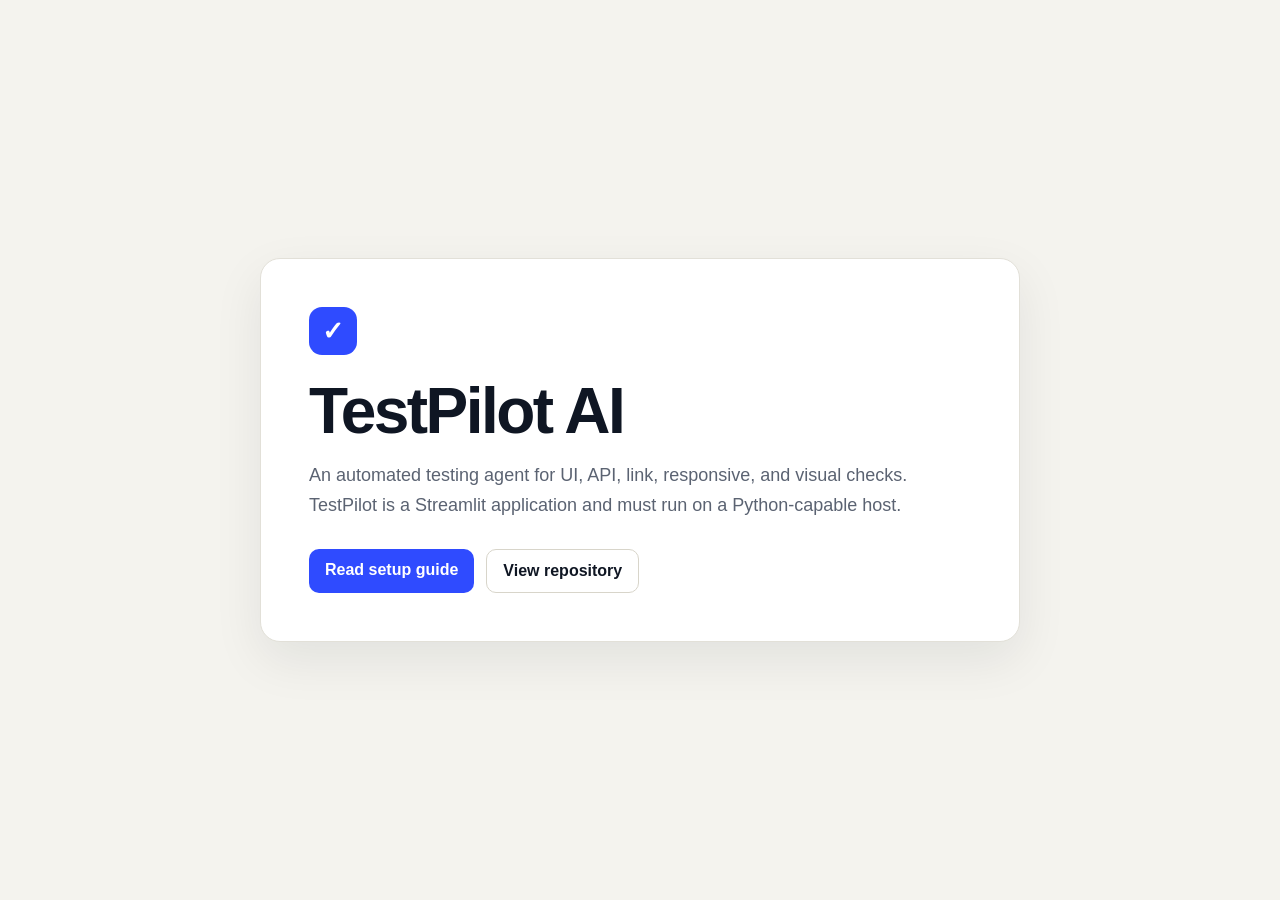
<file: docs/index.html>
<!doctype html>
<html lang="en">
<head>
  <meta charset="utf-8">
  <meta name="viewport" content="width=device-width, initial-scale=1">
  <title>TestPilot AI</title>
  <meta name="description" content="Automated UI, API, and responsive website testing agent.">
  <style>
    :root { color-scheme: light; --ink:#0f1623; --accent:#2f4bff; --canvas:#f4f3ee; --muted:#5b6372; }
    * { box-sizing:border-box; }
    body { margin:0; font-family:Inter, -apple-system, BlinkMacSystemFont, "Segoe UI", sans-serif; background:var(--canvas); color:var(--ink); }
    main { min-height:100vh; display:grid; place-items:center; padding:24px; }
    article { width:min(760px, 100%); background:white; border:1px solid #e2e0d8; border-radius:20px; padding:48px; box-shadow:0 18px 50px rgba(15,22,35,.08); }
    .mark { width:48px; height:48px; display:grid; place-items:center; border-radius:13px; background:var(--accent); color:white; font-size:26px; font-weight:700; }
    h1 { margin:24px 0 10px; font-size:clamp(38px,7vw,64px); line-height:1; letter-spacing:-.04em; }
    p { color:var(--muted); font-size:18px; line-height:1.65; }
    .actions { display:flex; flex-wrap:wrap; gap:12px; margin-top:28px; }
    a { display:inline-block; text-decoration:none; border-radius:10px; padding:12px 16px; font-weight:700; }
    .primary { background:var(--accent); color:white; }
    .secondary { border:1px solid #d8d5ca; color:var(--ink); background:white; }
  </style>
</head>
<body>
  <main>
    <article>
      <div class="mark" aria-hidden="true">&#10003;</div>
      <h1>TestPilot AI</h1>
      <p>An automated testing agent for UI, API, link, responsive, and visual checks. TestPilot is a Streamlit application and must run on a Python-capable host.</p>
      <div class="actions">
        <a class="primary" href="../README.md">Read setup guide</a>
        <a class="secondary" href="../">View repository</a>
      </div>
    </article>
  </main>
</body>
</html>
</file>
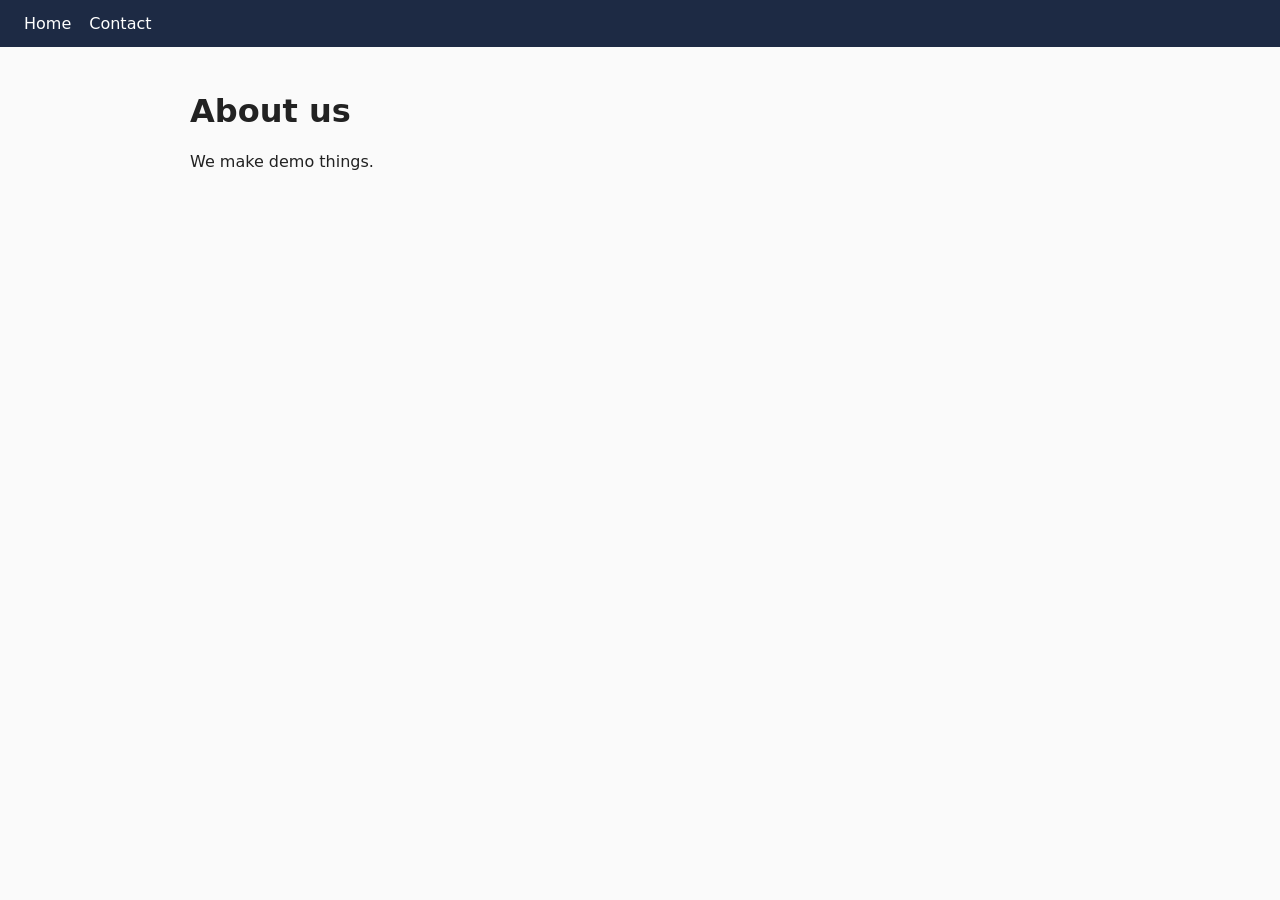
<file: sample_site/about.html>
<!doctype html><html lang="en"><head><meta charset="utf-8"><title>About Acme</title><meta name="viewport" content="width=device-width, initial-scale=1"><link rel="stylesheet" href="style.css"></head>
<body><header><nav><a href="index.html">Home</a><a href="contact.html">Contact</a></nav></header><main><h1>About us</h1><p>We make demo things.</p></main></body></html>
</file>
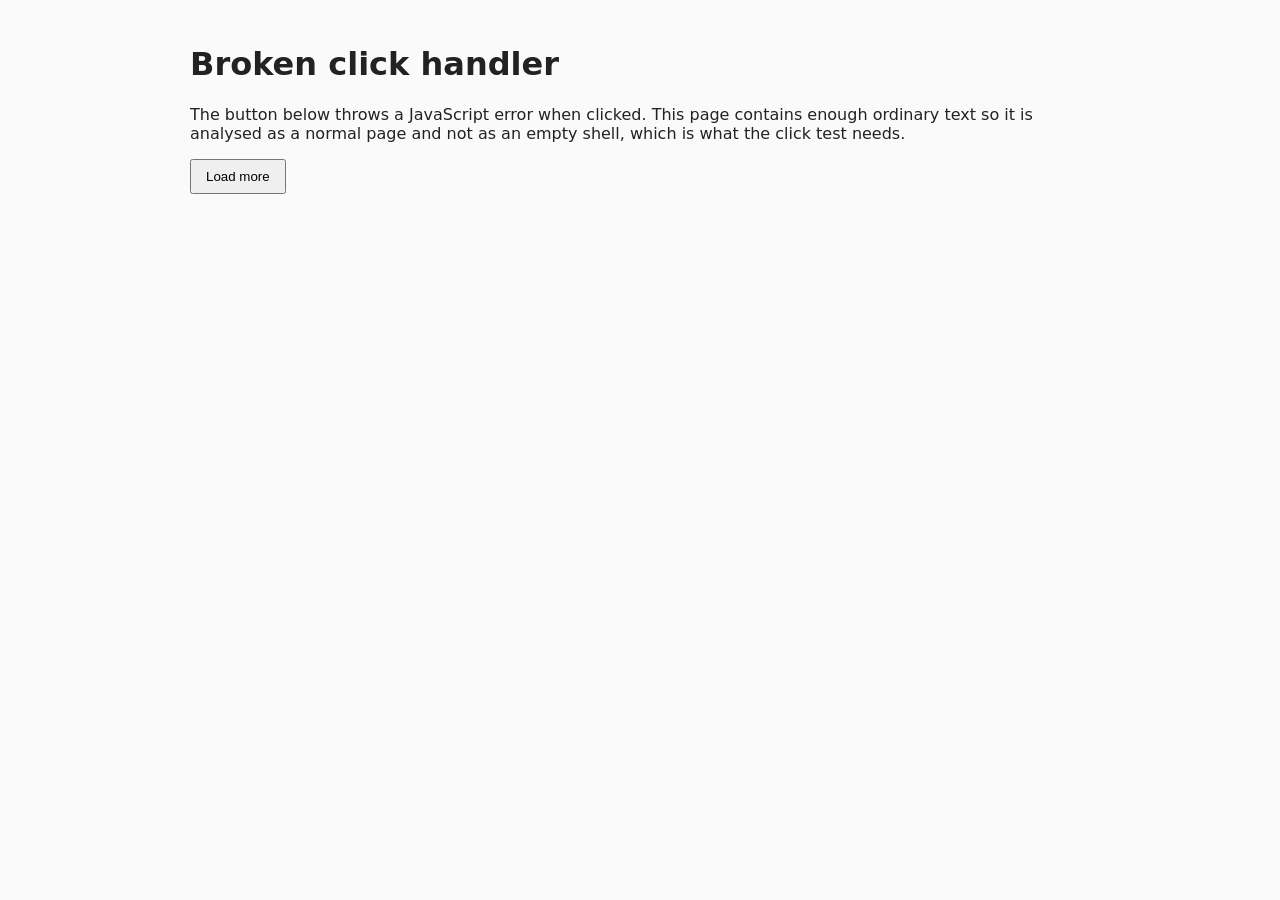
<file: sample_site/clickerror.html>
<!doctype html><html lang="en"><head><meta charset="utf-8"><title>Button that breaks</title><meta name="viewport" content="width=device-width, initial-scale=1"><link rel="stylesheet" href="style.css"></head>
<body><main><h1>Broken click handler</h1><p>The button below throws a JavaScript error when clicked. This page contains enough ordinary text so it is analysed as a normal page and not as an empty shell, which is what the click test needs.</p>
<button type="button" id="boom" onclick="console.error('boom: click handler failed'); throw new Error('boom')">Load more</button></main></body></html>
</file>
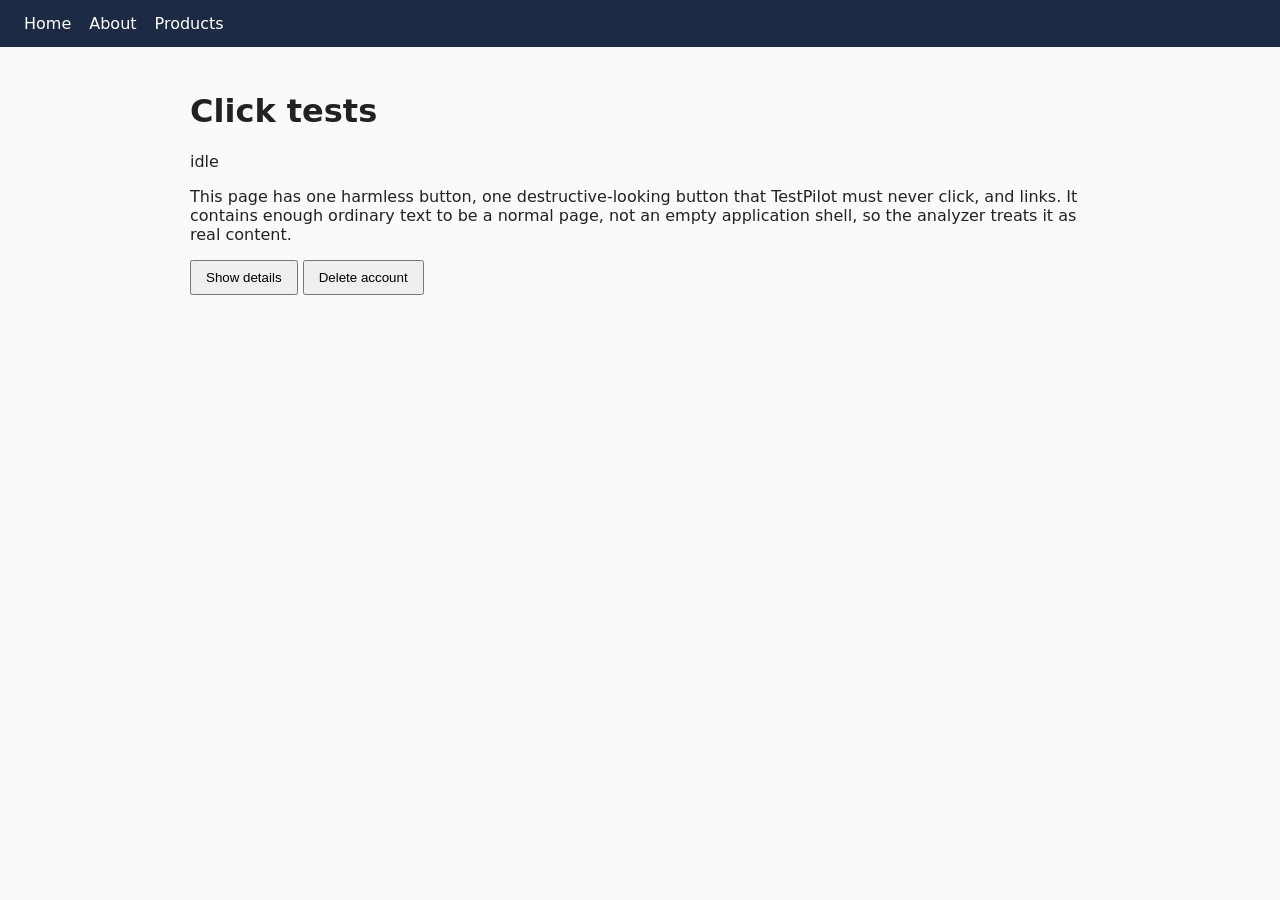
<file: sample_site/clicks.html>
<!doctype html><html lang="en"><head><meta charset="utf-8"><title>Clickable elements demo</title><meta name="viewport" content="width=device-width, initial-scale=1"><link rel="stylesheet" href="style.css"></head>
<body><header><nav><a href="index.html">Home</a><a href="about.html">About</a><a href="products.html">Products</a></nav></header>
<main><h1>Click tests</h1><p id="status">idle</p>
<p>This page has one harmless button, one destructive-looking button that TestPilot must never click, and links. It contains enough ordinary text to be a normal page, not an empty application shell, so the analyzer treats it as real content.</p>
<button type="button" id="reveal" onclick="document.getElementById('status').textContent='revealed'">Show details</button>
<button type="button" id="danger" onclick="localStorage.setItem('danger_clicked','yes');document.title='DANGER CLICKED'">Delete account</button></main></body></html>
</file>
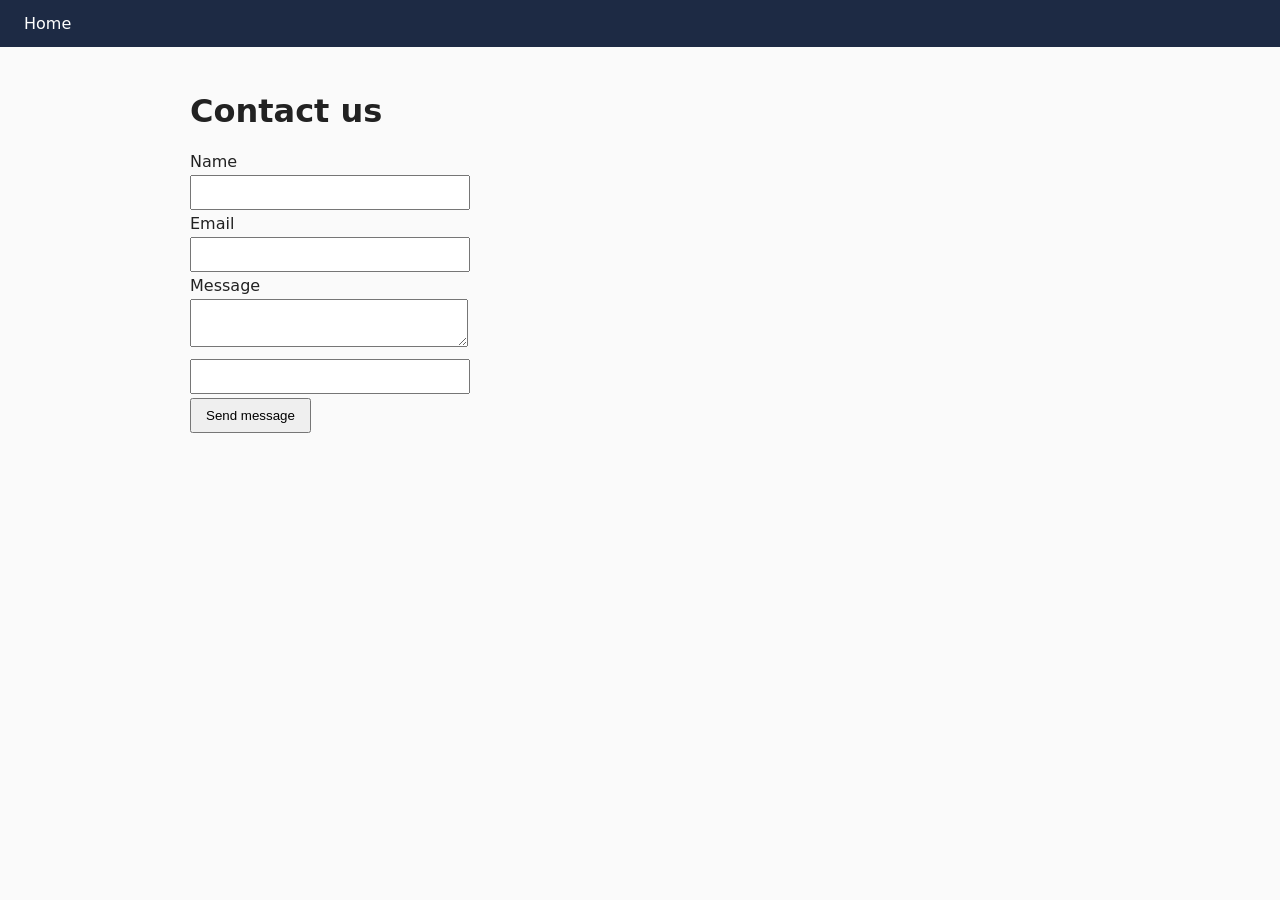
<file: sample_site/contact.html>
<!doctype html><html lang="en"><head><meta charset="utf-8"><title>Contact</title><meta name="viewport" content="width=device-width, initial-scale=1"><link rel="stylesheet" href="style.css"></head>
<body><header><nav><a href="index.html">Home</a></nav></header><main><h1>Contact us</h1>
<form id="contact-form" action="/contact-submit" method="post"><label for="n">Name</label><br><input id="n" name="name" type="text" required><br>
<label for="e">Email</label><br><input id="e" name="email" type="email" required><br><label for="m">Message</label><br><textarea id="m" name="message"></textarea><br>
<input type="text" name="nickname" placeholder=""><br><button type="submit">Send message</button></form></main></body></html>
</file>
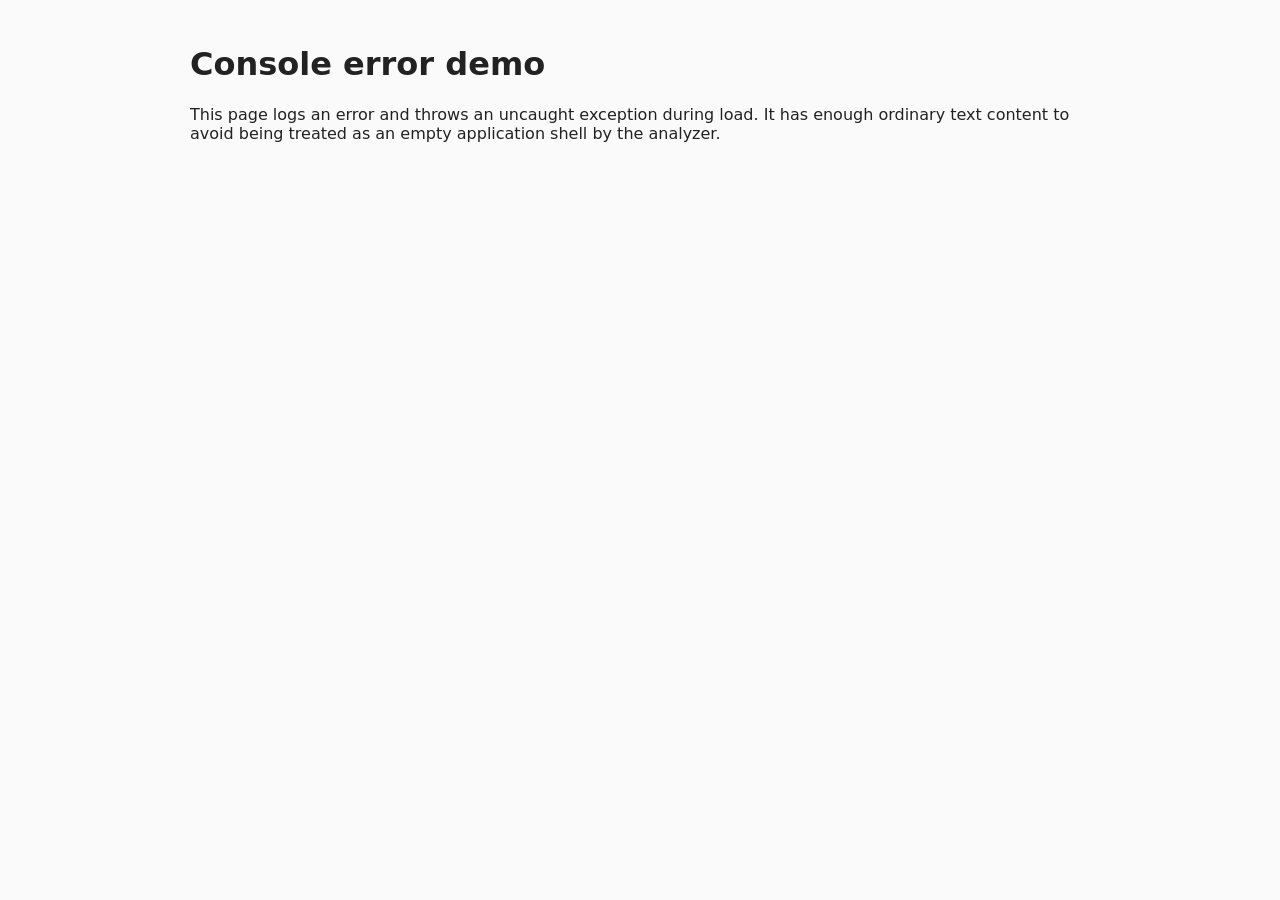
<file: sample_site/jserror.html>
<!doctype html><html lang="en"><head><meta charset="utf-8"><title>Page with a console error</title><meta name="viewport" content="width=device-width, initial-scale=1"><link rel="stylesheet" href="style.css"></head>
<body><main><h1>Console error demo</h1><p>This page logs an error and throws an uncaught exception during load. It has enough ordinary text content to avoid being treated as an empty application shell by the analyzer.</p></main>
<script>console.error("sample console error"); throw new Error("uncaught sample error");</script></body></html>
</file>
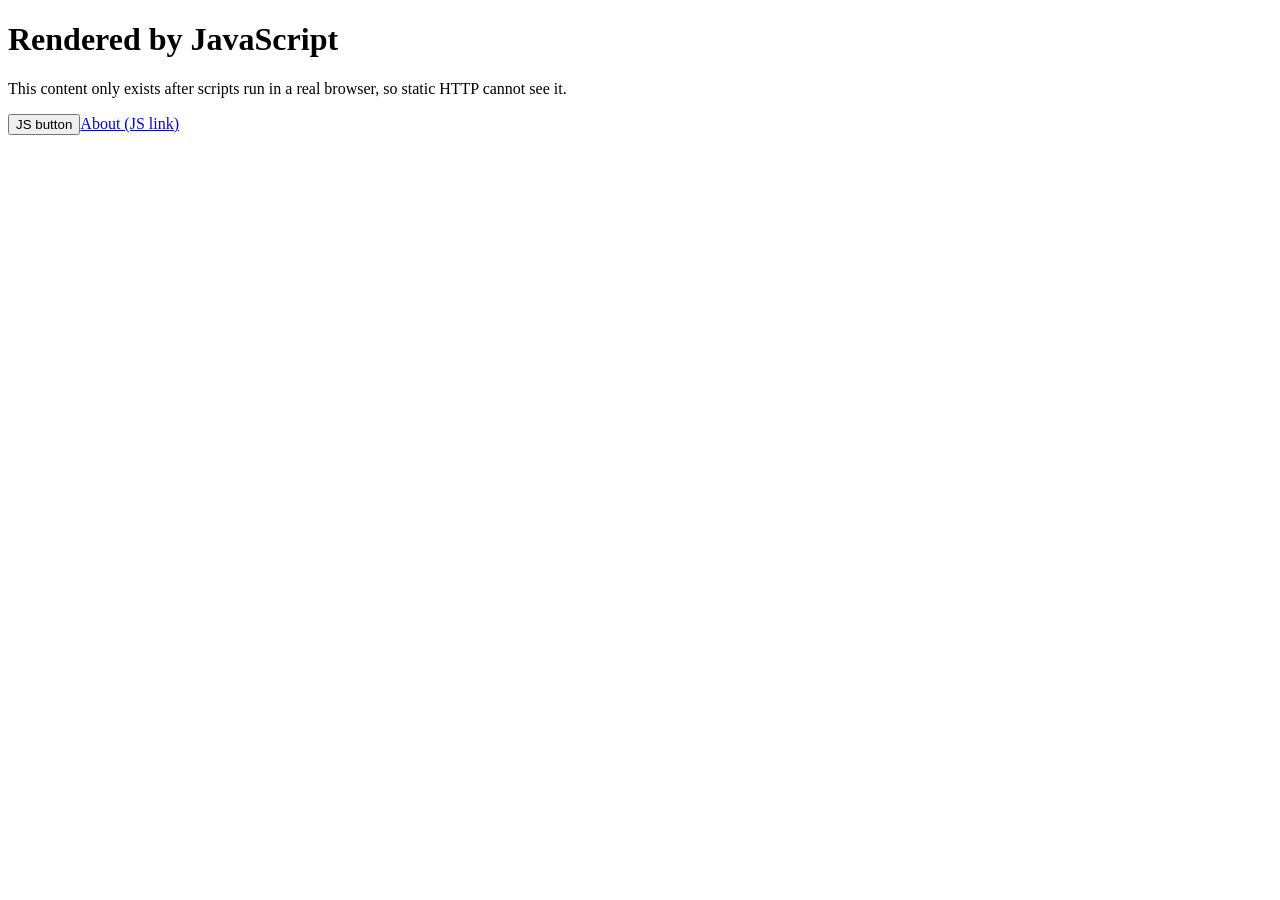
<file: sample_site/jsrender.html>
<!doctype html><html lang="en"><head><meta charset="utf-8"><title>JavaScript rendered page</title><meta name="viewport" content="width=device-width, initial-scale=1"></head>
<body><div id="root"></div><noscript>Enable JavaScript</noscript>
<script>setTimeout(function(){document.getElementById('root').innerHTML='<h1>Rendered by JavaScript</h1><p>This content only exists after scripts run in a real browser, so static HTTP cannot see it.</p><button type="button" id="js-btn">JS button</button><a href="about.html">About (JS link)</a>';},400);</script></body></html>
</file>
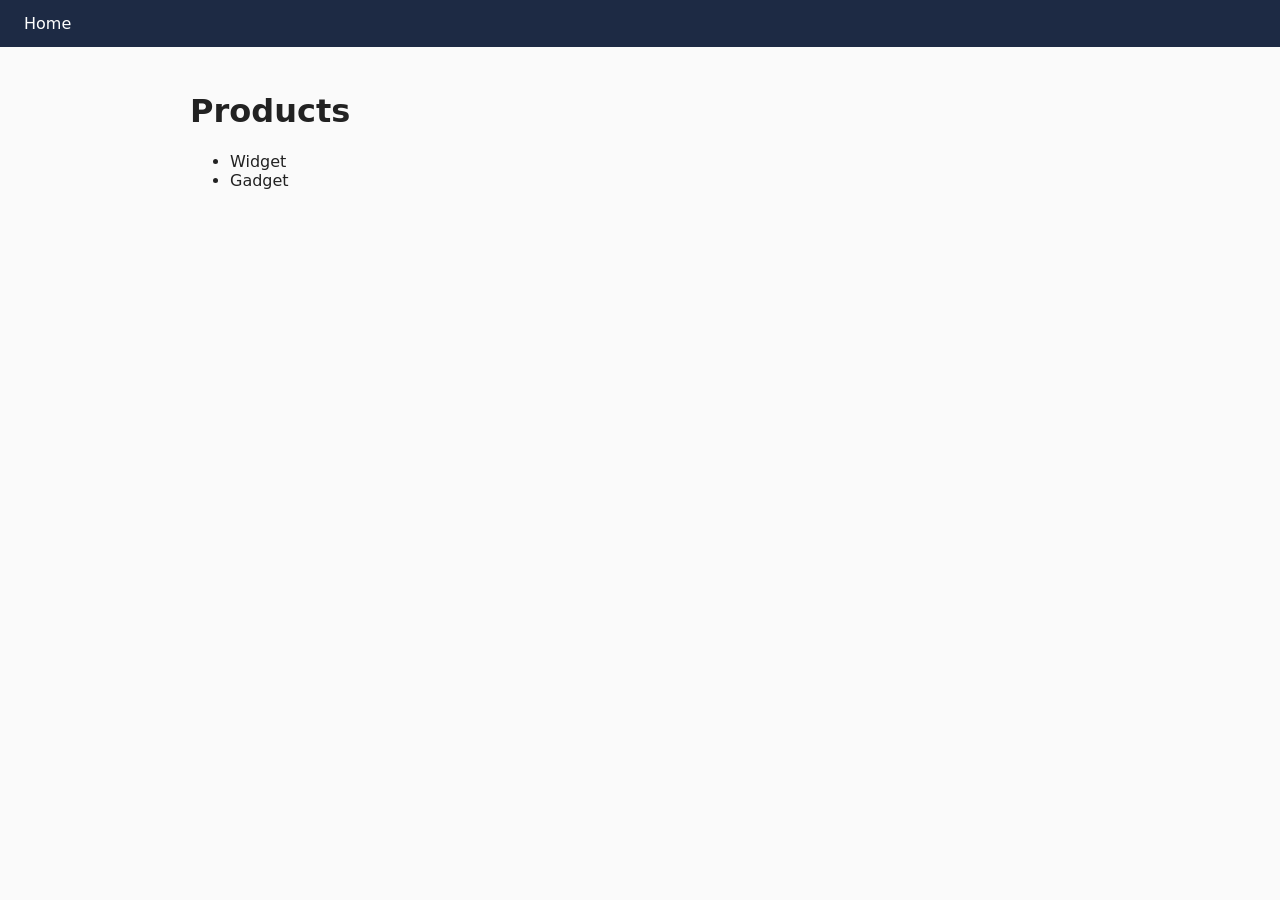
<file: sample_site/products.html>
<!doctype html><html lang="en"><head><meta charset="utf-8"><title>Products</title><meta name="viewport" content="width=device-width, initial-scale=1"><link rel="stylesheet" href="style.css"></head>
<body><header><nav><a href="index.html">Home</a></nav></header><main><h1>Products</h1><ul><li>Widget</li><li>Gadget</li></ul></main></body></html>
</file>
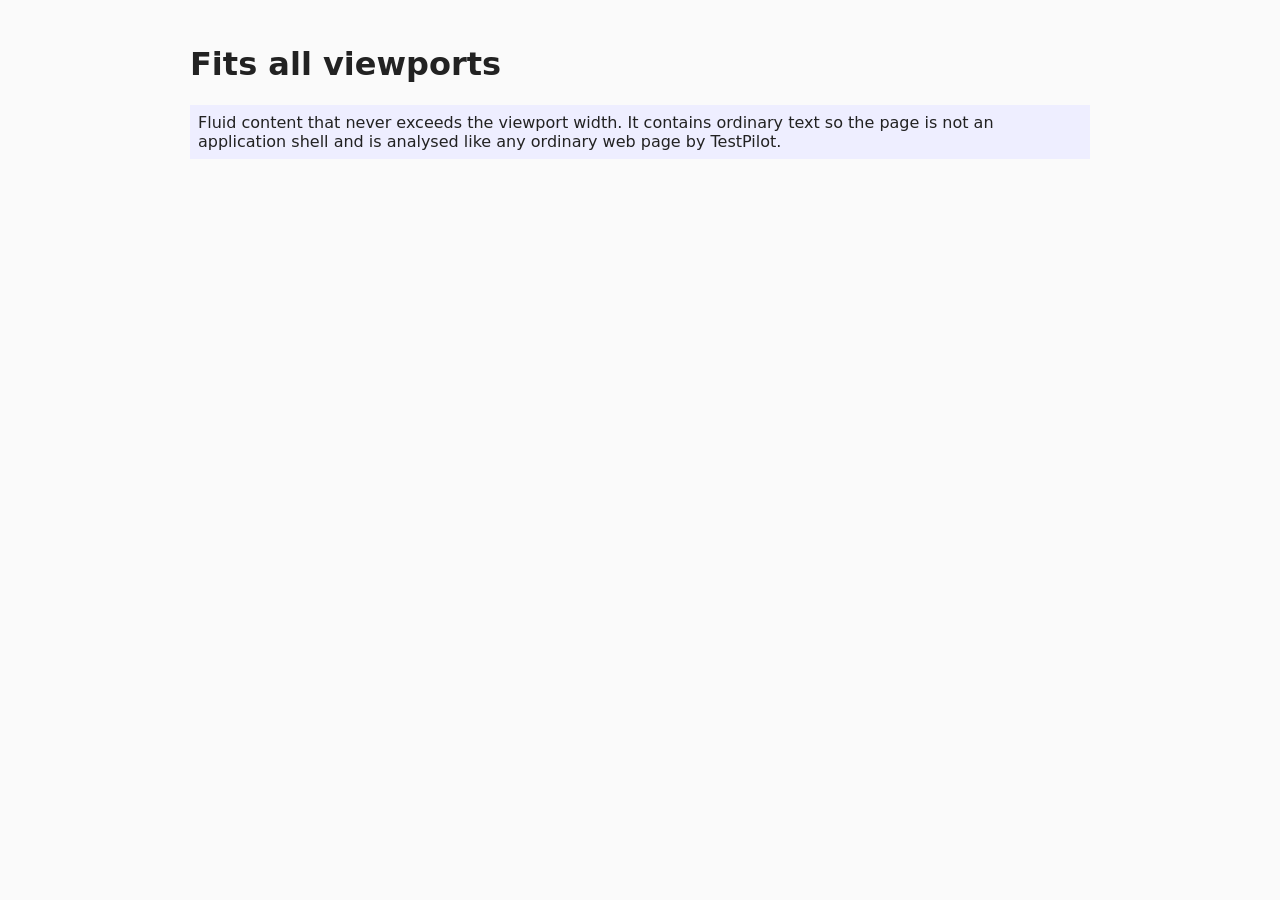
<file: sample_site/responsive_ok.html>
<!doctype html><html lang="en"><head><meta charset="utf-8"><title>Responsive page that fits every screen</title><meta name="viewport" content="width=device-width, initial-scale=1"><link rel="stylesheet" href="style.css">
<style>.box{max-width:100%;background:#eef;padding:8px}img{max-width:100%}</style></head>
<body><main><h1>Fits all viewports</h1><div class="box">Fluid content that never exceeds the viewport width. It contains ordinary text so the page is not an application shell and is analysed like any ordinary web page by TestPilot.</div></main></body></html>
</file>
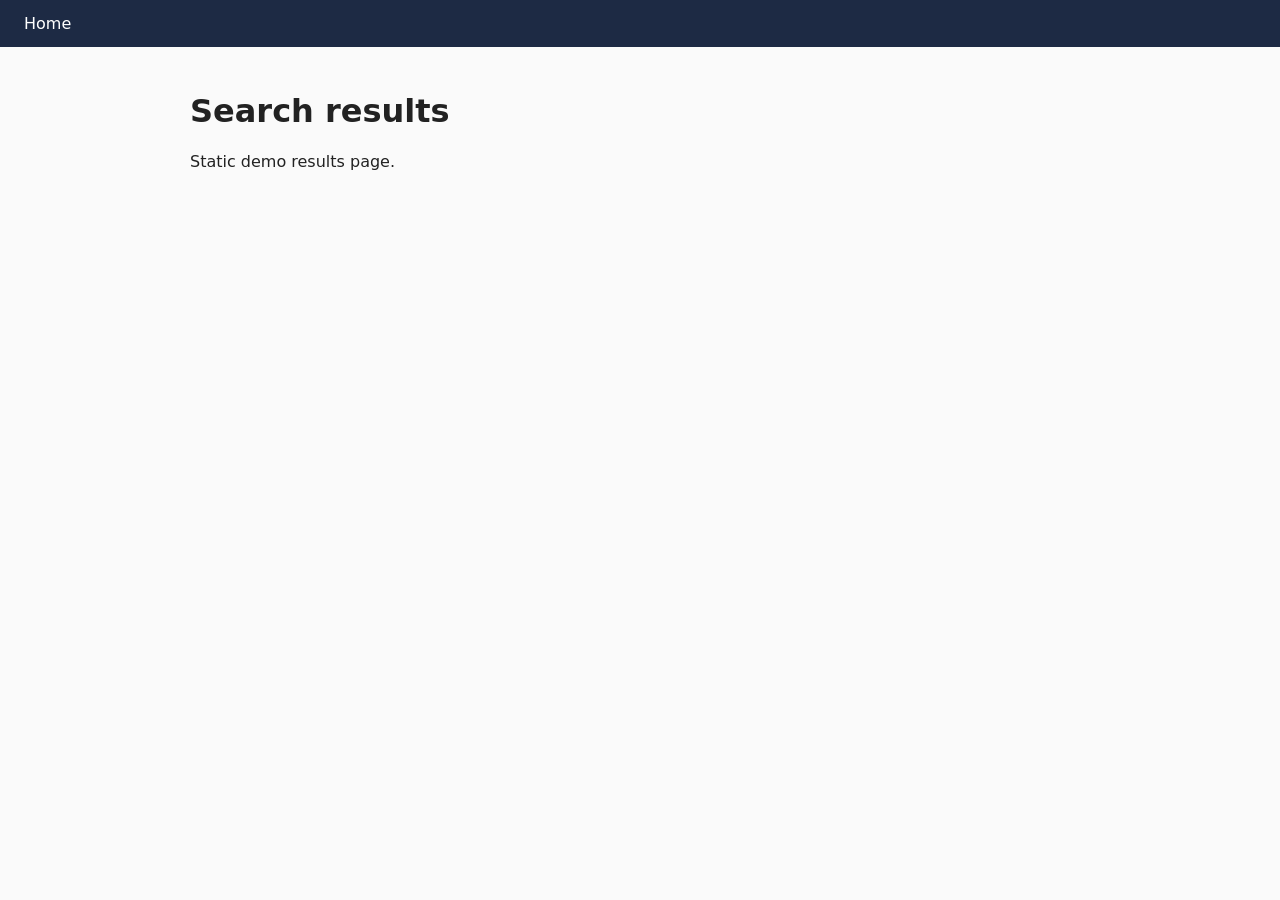
<file: sample_site/search.html>
<!doctype html><html lang="en"><head><meta charset="utf-8"><title>Search results</title><meta name="viewport" content="width=device-width, initial-scale=1"><link rel="stylesheet" href="style.css"></head>
<body><header><nav><a href="index.html">Home</a></nav></header><main><h1>Search results</h1><p>Static demo results page.</p></main></body></html>
</file>
<file: sample_site/style.css>
body{font-family:system-ui,sans-serif;margin:0;color:#222;background:#fafafa}
header{background:#1d2a44;padding:14px 24px}
nav a{color:#fff;margin-right:18px;text-decoration:none}
main{padding:24px;max-width:900px;margin:auto}
.card{background:#fff;border:1px solid #ddd;border-radius:8px;padding:16px;margin:12px 0}
input,textarea{padding:8px;margin:4px 0;width:260px}
button{padding:8px 14px;cursor:pointer}
footer{padding:20px;text-align:center;color:#777}
</file>
